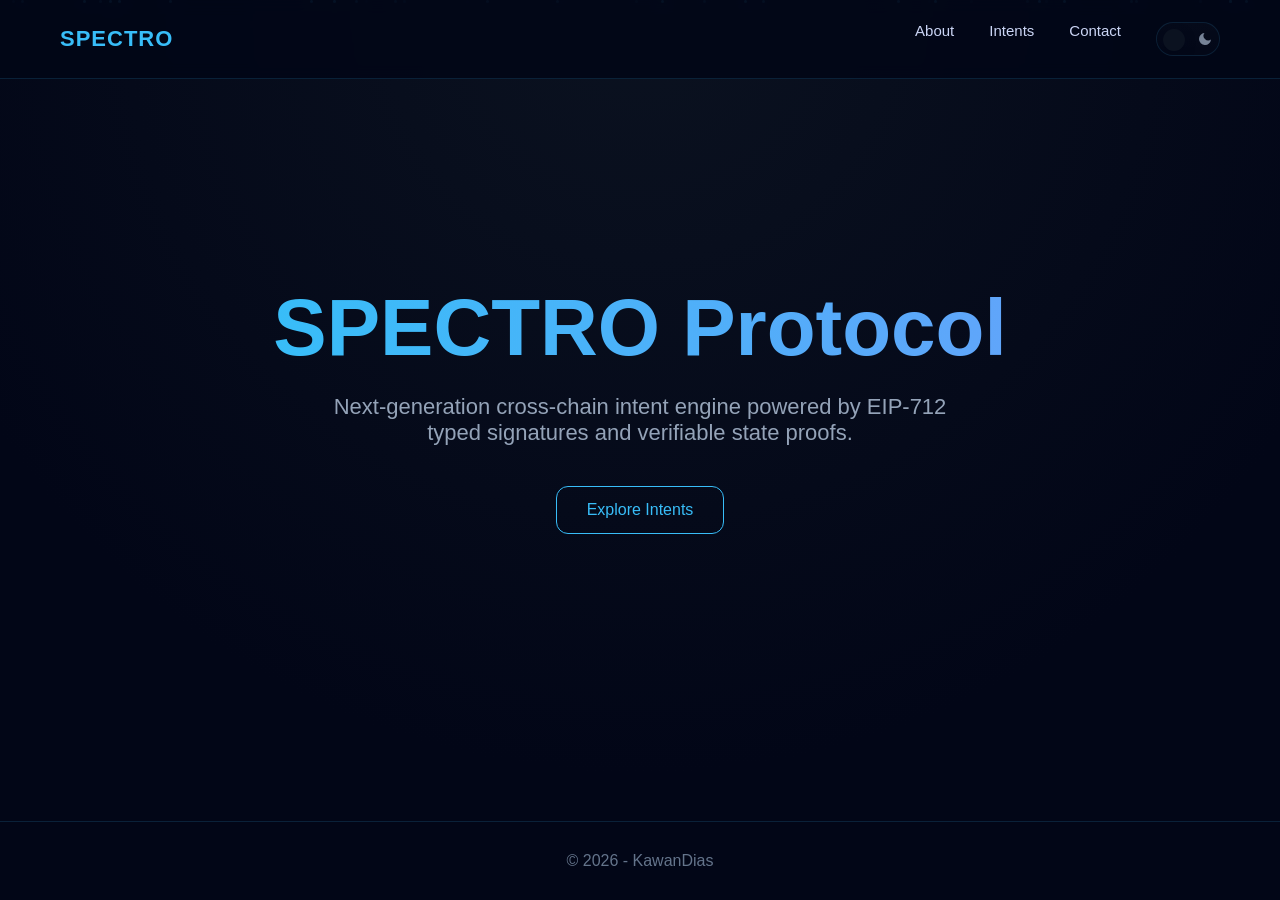
<file: index.html>
<!DOCTYPE html>
<html lang="pt-BR">

<head>
  <meta charset="UTF-8">
  <meta name="viewport" content="width=device-width, initial-scale=1.0">
  <title>SPECTRO PROTOCOL</title>

  <!-- CSS DO TEMA -->
  <link id="theme-stylesheet" rel="stylesheet" href="style.css">

  <style>
    .hero {
      height: 100vh;
      display: flex;
      justify-content: center;
      align-items: center;
      text-align: center;
      flex-direction: column;
      opacity: 0;
      transform: translateY(40px);
      transition: 1s ease;
    }

    .hero.show {
      opacity: 1;
      transform: translateY(0);
    }

    .hero h1 {
      font-size: 80px;
      line-height: 1.02;
      padding-bottom: 6px;
      background: linear-gradient(90deg, #38bdf8, #60a5fa, #38bdf8);
      background-size: 200%;
      -webkit-background-clip: text;
      background-clip: text;
      -webkit-text-fill-color: transparent;
      animation: glowText 6s linear infinite;
    }

    @keyframes glowText {
      0% {
        background-position: 0%
      }

      100% {
        background-position: 200%
      }
    }

    .hero p {
      margin-top: 20px;
      font-size: 22px;
      color: #94a3b8;
    }

    .cta {
      margin-top: 40px;
      padding: 14px 30px;
      border-radius: 12px;
      border: 1px solid #38bdf8;
      background: transparent;
      color: #38bdf8;
      font-size: 16px;
      cursor: pointer;
      transition: 0.3s;
    }

    .cta:hover {
      background: #38bdf8;
      color: #020617;
      box-shadow: 0 0 25px rgba(56, 189, 248, 0.4);
    }

    .particles {
      position: fixed;
      inset: 0;
      z-index: -1;
      overflow: hidden;
    }

    .dot {
      position: absolute;
      width: 3px;
      height: 3px;
      background: #38bdf8;
      border-radius: 50%;
      opacity: 0.3;
      animation: float 12s linear infinite;
    }

    @keyframes float {
      from {
        transform: translateY(100vh);
      }

      to {
        transform: translateY(-10vh);
      }
    }
  </style>
</head>

<body>

  <div class="particles" id="particles"></div>

  <header>
    <a href="index.html" class="logo">SPECTRO</a>

    <nav>
      <ul>
        <li><a href="about.html">About</a></li>
        <li><a href="content.html">Intents</a></li>
        <li><a href="contact.html">Contact</a></li>

        <!-- BOTÃO TEMA -->
        <li>
          <button id="theme-toggle" class="theme-toggle" aria-pressed="false" type="button">
            <svg class="icon icon-sun" viewBox="0 0 24 24">
              <circle cx="12" cy="12" r="4" />
            </svg>

            <svg class="icon icon-moon" viewBox="0 0 24 24">
              <path d="M21 12.79A9 9 0 1111.21 3 7 7 0 0021 12.79z" />
            </svg>

            <span class="visually-hidden">Alternar tema</span>
          </button>
        </li>
      </ul>
    </nav>
  </header>

  <section class="hero" id="hero">
    <h1>SPECTRO Protocol</h1>
    <p>Next-generation cross-chain intent engine powered by EIP-712 <br>typed signatures and verifiable state
      proofs.</br></p>

    <button class="cta" onclick="scrollToContent()">
      Explore Intents
    </button>
  </section>

  <footer>© 2026 - KawanDias</footer>

  <script>
    /* ANIMA HERO */
    window.addEventListener('load', () => {
      document.getElementById('hero').classList.add('show');
    });

    /* BOTÃO CTA */
    function scrollToContent() {
      window.location.href = "content.html";
    }

    /* PARTÍCULAS */
    const container = document.getElementById('particles');
    for (let i = 0; i < 40; i++) {
      const dot = document.createElement('div');
      dot.className = 'dot';
      dot.style.left = Math.random() * 100 + 'vw';
      dot.style.animationDuration = (8 + Math.random() * 8) + 's';
      dot.style.opacity = Math.random();
      container.appendChild(dot);
    }
  </script>

  <!-- THEME TOGGLE -->
  <script>
    (function () {
      const link = document.getElementById('theme-stylesheet');
      const btn = document.getElementById('theme-toggle');

      function applyTheme(file) {
        if (!link) return;

        link.setAttribute('href', file);
        localStorage.setItem('theme', file);

        const isLight = file === 'style.light.css';

        if (btn) {
          btn.classList.toggle('is-light', isLight);
          btn.setAttribute('aria-pressed', isLight);
        }
      }

      function toggleTheme() {
        if (!link) return;

        const current = link.getAttribute('href') || 'style.css';
        const next = current.includes('style.light.css')
          ? 'style.css'
          : 'style.light.css';

        applyTheme(next);
      }

      const saved = localStorage.getItem('theme');
      if (saved) applyTheme(saved);
      else applyTheme('style.css');

      if (btn) btn.addEventListener('click', toggleTheme);
    })();
  </script>

</body>

</html>
</file>
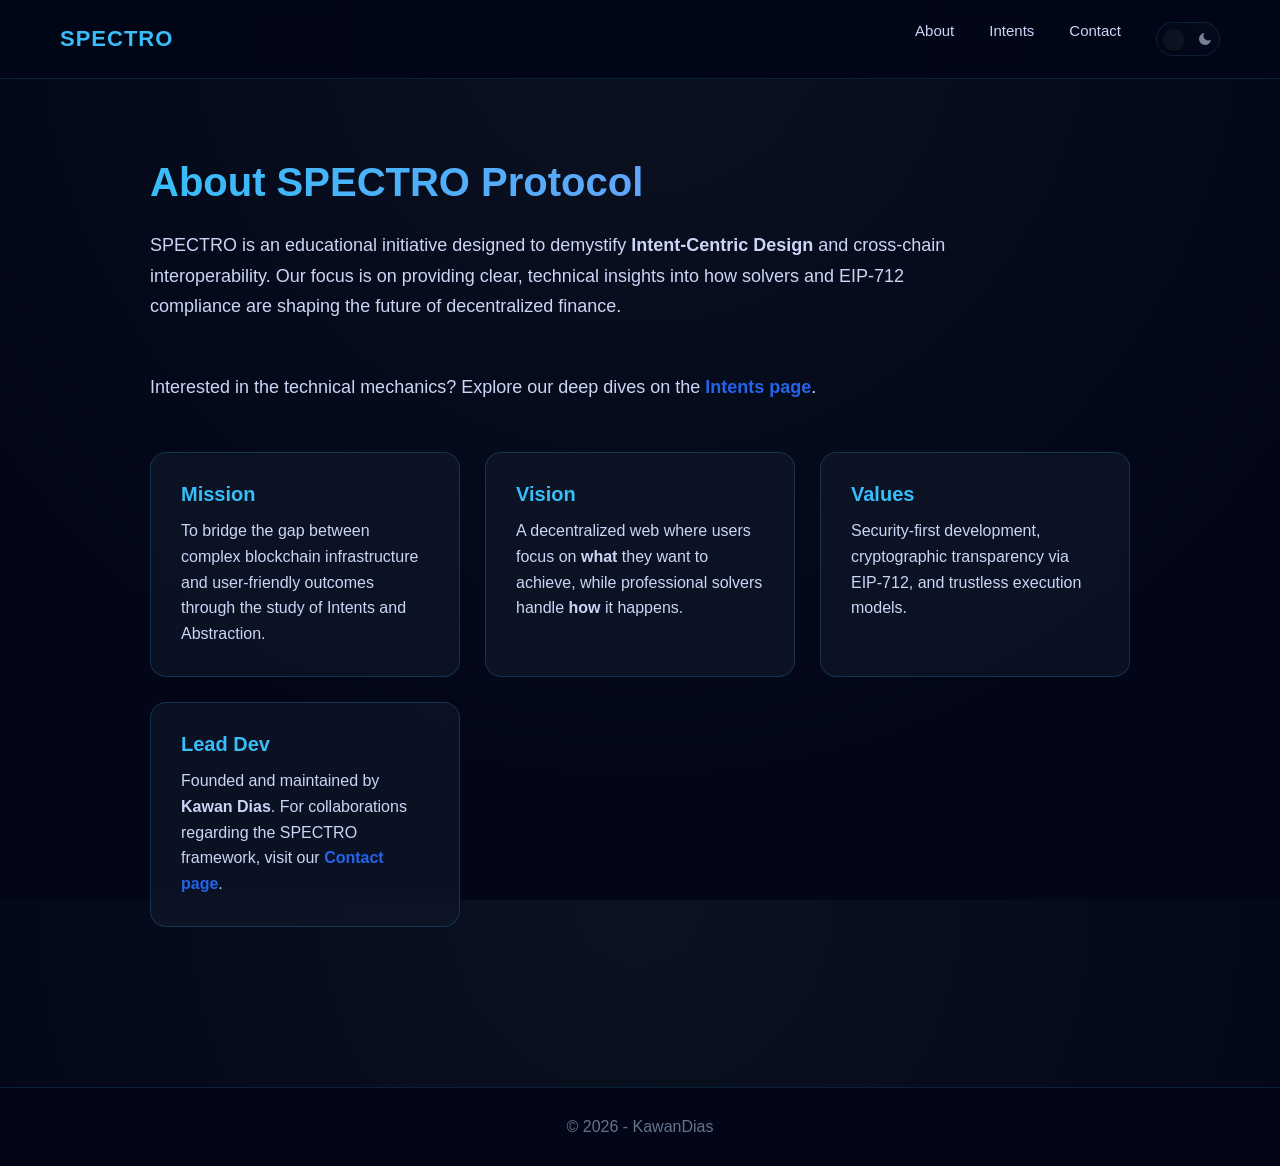
<file: about.html>
<!DOCTYPE html>
<html lang="en">

<head>
    <meta charset="UTF-8">
    <meta name="viewport" content="width=device-width, initial-scale=1.0">
    <title>About the Project</title>
    <link id="theme-stylesheet" rel="stylesheet" href="style.css">
</head>

<body>

    <header>
        <a href="index.html" class="logo">SPECTRO</a>

        <nav>
            <ul>
                <li><a href="about.html">About</a></li>
                <li><a href="content.html">Intents</a></li>
                <li><a href="contact.html">Contact</a></li>
                <li>
                    <button id="theme-toggle" class="theme-toggle" aria-pressed="false" title="Toggle theme"
                        type="button">
                        <svg class="icon icon-sun" viewBox="0 0 24 24" xmlns="http://www.w3.org/2000/svg"
                            aria-hidden="true">
                            <circle cx="12" cy="12" r="4" />
                        </svg>
                        <svg class="icon icon-moon" viewBox="0 0 24 24" xmlns="http://www.w3.org/2000/svg"
                            aria-hidden="true">
                            <path d="M21 12.79A9 9 0 1111.21 3 7 7 0 0021 12.79z" />
                        </svg>
                        <span class="visually-hidden">Toggle theme</span>
                    </button>
                </li>
            </ul>
        </nav>
    </header>

    <section class="section about" id="about">

        <h2 class="about-title">About SPECTRO Protocol</h2>

        <p class="about-desc">
            SPECTRO is an educational initiative designed to demystify <strong>Intent-Centric Design</strong> and cross-chain interoperability. Our focus is on providing clear, technical insights into how solvers and EIP-712 compliance are shaping the future of decentralized finance.
        </p>

        <p class="about-desc">Interested in the technical mechanics? Explore our deep dives on the <a
                href="content.html">Intents page</a>.</p>

        <div class="about-grid">

            <div class="about-card">
                <h3>Mission</h3>
                <p>To bridge the gap between complex blockchain infrastructure and user-friendly outcomes through the study of Intents and Abstraction.</p>
            </div>

            <div class="about-card">
                <h3>Vision</h3>
                <p>A decentralized web where users focus on <strong>what</strong> they want to achieve, while professional solvers handle <strong>how</strong> it happens.</p>
            </div>

            <div class="about-card">
                <h3>Values</h3>
                <p>Security-first development, cryptographic transparency via EIP-712, and trustless execution models.</p>
            </div>

            <div class="about-card">
                <h3>Lead Dev</h3>
                <p>Founded and maintained by <strong>Kawan Dias</strong>. For collaborations regarding the SPECTRO framework, visit our <a
                        href="contact.html">Contact page</a>.</p>
            </div>

        </div>
    </section>

    <footer>© 2026 - KawanDias</footer>

    <script>
        window.addEventListener("load", () => {
            const aboutSection = document.getElementById("about");
            if(aboutSection) aboutSection.classList.add("show");
        });

        (function () {
            const link = document.getElementById('theme-stylesheet');
            const btn = document.getElementById('theme-toggle');
            function updateButton(href) {
                if (!btn) return;
                const isLight = !!(href && href.includes('style.light.css'));
                btn.setAttribute('aria-pressed', isLight ? 'true' : 'false');
                btn.classList.toggle('is-light', isLight);
                btn.title = isLight ? 'Dark Mode' : 'Light Mode';
            }
            window.toggleTheme = function () {
                if (!link) return;
                const href = link.getAttribute('href') || 'style.css';
                const next = href.includes('style.light.css') ? 'style.css' : 'style.light.css';
                link.setAttribute('href', next);
                localStorage.setItem('theme', next);
                updateButton(next);
            };
            const saved = localStorage.getItem('theme');
            if (saved && link) link.setAttribute('href', saved);
            updateButton(link && link.getAttribute('href'));
            if (btn) btn.addEventListener('click', toggleTheme);
        })();
    </script>

</body>

</html>
</file>
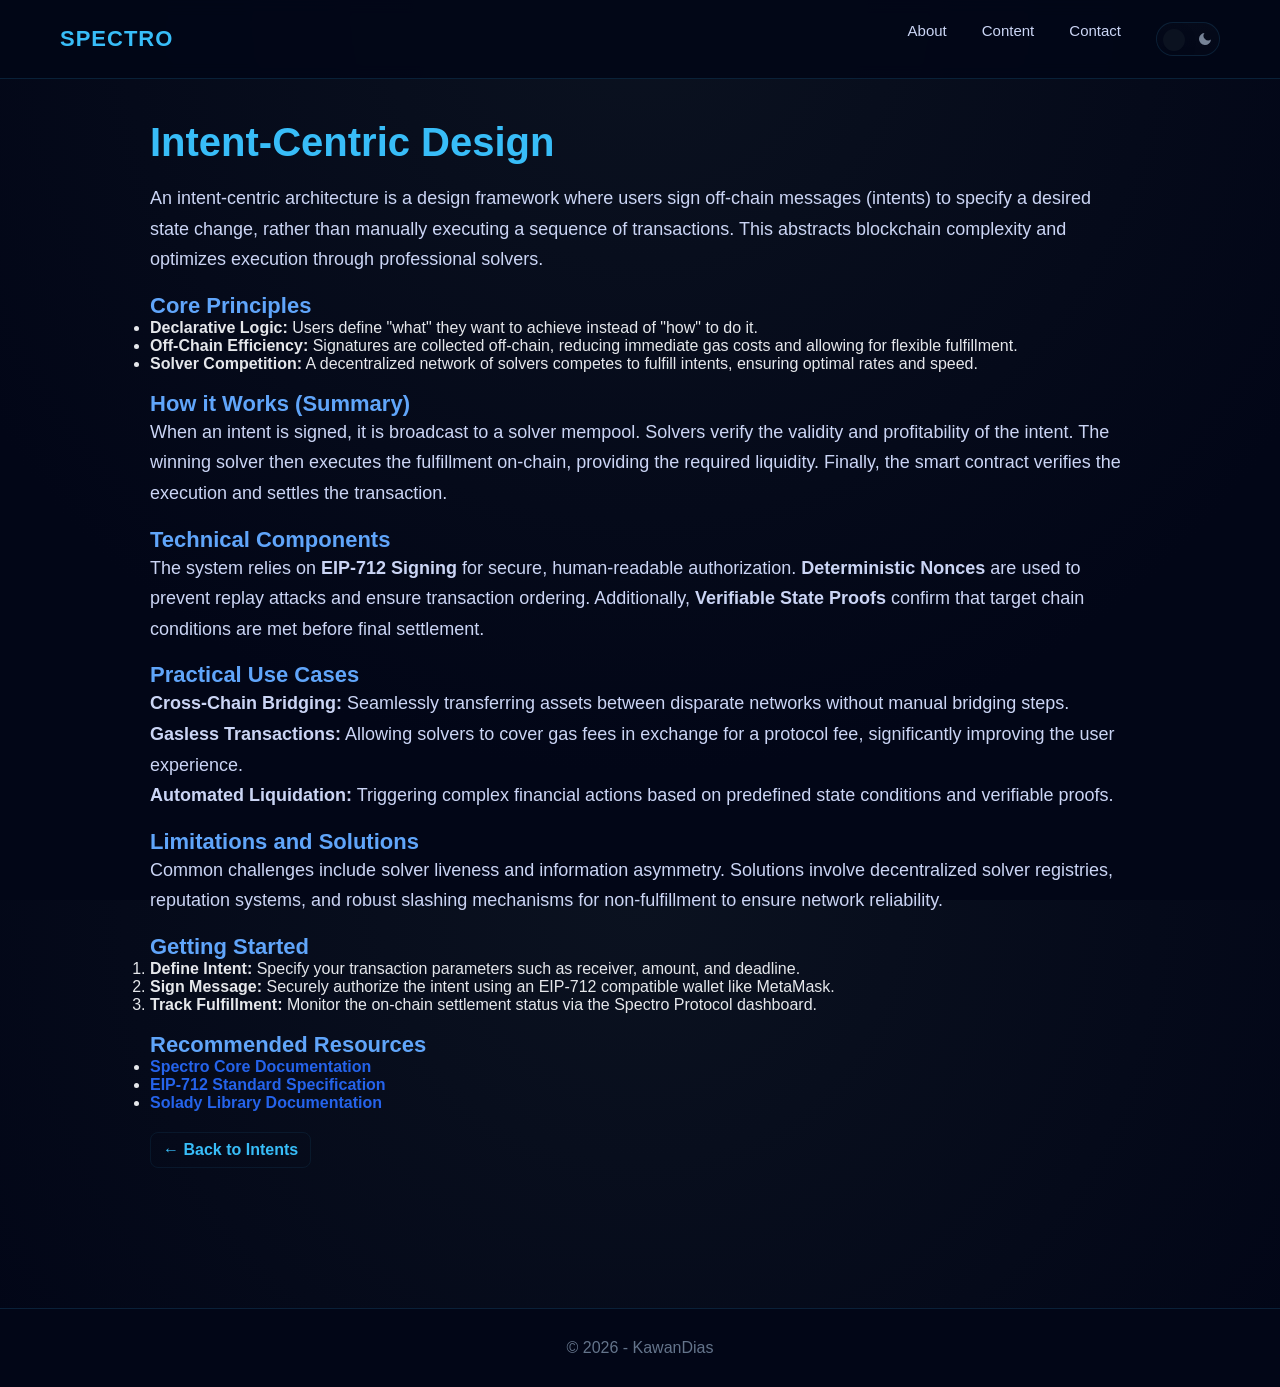
<file: architecture.html>
<!DOCTYPE html>
<html lang="en">

<head>
    <meta charset="UTF-8">
    <meta name="viewport" content="width=device-width, initial-scale=1.0">
    <title>Intent-Centric Architecture</title>
    <link id="theme-stylesheet" rel="stylesheet" href="style.css">
</head>

<body>
    <header>
        <a href="index.html" class="logo">SPECTRO</a>
        <nav>
            <ul>
                <li><a href="about.html">About</a></li>
                <li><a href="content.html">Content</a></li>
                <li><a href="contact.html">Contact</a></li>
                <li>
                    <button id="theme-toggle" class="theme-toggle" aria-pressed="false" title="Toggle theme"
                        type="button">
                        <svg class="icon icon-sun" viewBox="0 0 24 24" xmlns="http://www.w3.org/2000/svg"
                            aria-hidden="true">
                            <circle cx="12" cy="12" r="4" />
                        </svg>
                        <svg class="icon icon-moon" viewBox="0 0 24 24" xmlns="http://www.w3.org/2000/svg"
                            aria-hidden="true">
                            <path d="M21 12.79A9 9 0 1111.21 3 7 7 0 0021 12.79z" />
                        </svg>
                        <span class="visually-hidden">Toggle theme</span>
                    </button>
                </li>
            </ul>
        </nav>
    </header>

    <main>
        <h1>Intent-Centric Design</h1>

        <p>An intent-centric architecture is a design framework where users sign off-chain messages (intents) to specify
            a desired state change, rather than manually executing a sequence of transactions. This abstracts blockchain
            complexity and optimizes execution through professional solvers.</p>

        <h2>Core Principles</h2>
        <ul>
            <li><strong>Declarative Logic:</strong> Users define "what" they want to achieve instead of "how" to do it.
            </li>
            <li><strong>Off-Chain Efficiency:</strong> Signatures are collected off-chain, reducing immediate gas costs
                and allowing for flexible fulfillment.</li>
            <li><strong>Solver Competition:</strong> A decentralized network of solvers competes to fulfill intents,
                ensuring optimal rates and speed.</li>
        </ul>

        <h2>How it Works (Summary)</h2>
        <p>When an intent is signed, it is broadcast to a solver mempool. Solvers verify the validity and profitability
            of the intent. The winning solver then executes the fulfillment on-chain, providing the required liquidity.
            Finally, the smart contract verifies the execution and settles the transaction.</p>

        <h2>Technical Components</h2>
        <p>The system relies on <strong>EIP-712 Signing</strong> for secure, human-readable authorization.
            <strong>Deterministic Nonces</strong> are used to prevent replay attacks and ensure transaction ordering.
            Additionally, <strong>Verifiable State Proofs</strong> confirm that target chain conditions are met before
            final settlement.</p>

        <h2>Practical Use Cases</h2>
        <p><strong>Cross-Chain Bridging:</strong> Seamlessly transferring assets between disparate networks without
            manual bridging steps.</p>
        <p><strong>Gasless Transactions:</strong> Allowing solvers to cover gas fees in exchange for a protocol fee,
            significantly improving the user experience.</p>
        <p><strong>Automated Liquidation:</strong> Triggering complex financial actions based on predefined state
            conditions and verifiable proofs.</p>

        <h2>Limitations and Solutions</h2>
        <p>Common challenges include solver liveness and information asymmetry. Solutions involve decentralized solver
            registries, reputation systems, and robust slashing mechanisms for non-fulfillment to ensure network
            reliability.</p>

        <h2>Getting Started</h2>
        <ol>
            <li><strong>Define Intent:</strong> Specify your transaction parameters such as receiver, amount, and
                deadline.</li>
            <li><strong>Sign Message:</strong> Securely authorize the intent using an EIP-712 compatible wallet like
                MetaMask.</li>
            <li><strong>Track Fulfillment:</strong> Monitor the on-chain settlement status via the Spectro Protocol
                dashboard.</li>
        </ol>

        <h2>Recommended Resources</h2>
        <ul>
            <li><a href="#">Spectro Core Documentation</a></li>
            <li><a href="https://eips.ethereum.org/EIPS/eip-712">EIP-712 Standard Specification</a></li>
            <li><a href="https://github.com/Vectorized/solady">Solady Library Documentation</a></li>
        </ul>

        <a class="back" href="content.html">← Back to Intents</a>
    </main>

    <footer>© 2026 - KawanDias</footer>

    <script>
        // O script de tema permanece o mesmo para manter a funcionalidade
        (function () {
            const link = document.getElementById('theme-stylesheet');
            const btn = document.getElementById('theme-toggle');
            function updateButton(href) {
                if (!btn) return;
                const isLight = !!(href && href.includes('style.light.css'));
                btn.setAttribute('aria-pressed', isLight ? 'true' : 'false');
                btn.classList.toggle('is-light', isLight);
                btn.title = isLight ? 'Dark Mode' : 'Light Mode';
            }
            window.toggleTheme = function () {
                if (!link) return;
                const href = link.getAttribute('href') || 'style.css';
                const next = href.includes('style.light.css') ? 'style.css' : 'style.light.css';
                link.setAttribute('href', next);
                localStorage.setItem('theme', next);
                updateButton(next);
            };
            const saved = localStorage.getItem('theme');
            if (saved && link) link.setAttribute('href', saved);
            updateButton(link && link.getAttribute('href'));
            if (btn) btn.addEventListener('click', toggleTheme);
        })();
    </script>
</body>

</html>
</file>
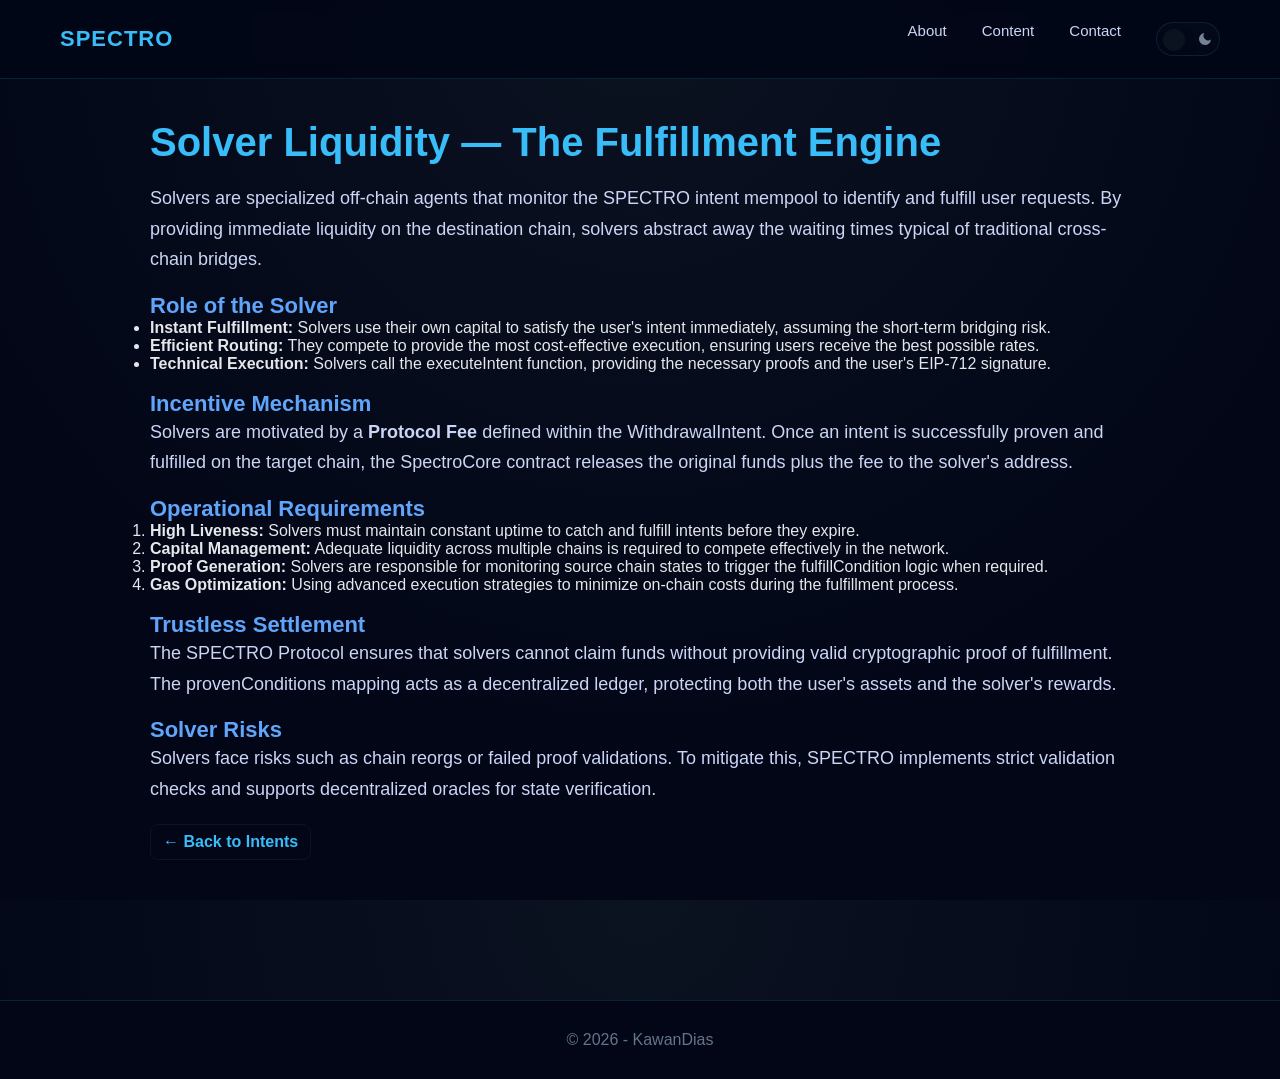
<file: compliance.html>
<!DOCTYPE html>
<html lang="en">

<head>
    <meta charset="UTF-8">
    <meta name="viewport" content="width=device-width, initial-scale=1.0">
    <title>Solver Liquidity</title>
    <link id="theme-stylesheet" rel="stylesheet" href="style.css">
</head>

<body>
    <header>
        <a href="index.html" class="logo">SPECTRO</a>
        <nav>
            <ul>
                <li><a href="about.html">About</a></li>
                <li><a href="content.html">Content</a></li>
                <li><a href="contact.html">Contact</a></li>
                <li>
                    <button id="theme-toggle" class="theme-toggle" aria-pressed="false" title="Toggle theme"
                        type="button">
                        <svg class="icon icon-sun" viewBox="0 0 24 24" xmlns="http://www.w3.org/2000/svg"
                            aria-hidden="true">
                            <circle cx="12" cy="12" r="4" />
                        </svg>
                        <svg class="icon icon-moon" viewBox="0 0 24 24" xmlns="http://www.w3.org/2000/svg"
                            aria-hidden="true">
                            <path d="M21 12.79A9 9 0 1111.21 3 7 7 0 0021 12.79z" />
                        </svg>
                        <span class="visually-hidden">Toggle theme</span>
                    </button>
                </li>
            </ul>
        </nav>
    </header>

    <main>
        <h1>Solver Liquidity — The Fulfillment Engine</h1>

        <p>Solvers are specialized off-chain agents that monitor the SPECTRO intent mempool to identify and fulfill user
            requests. By providing immediate liquidity on the destination chain, solvers abstract away the waiting times
            typical of traditional cross-chain bridges.</p>

        <h2>Role of the Solver</h2>
        <ul>
            <li><strong>Instant Fulfillment:</strong> Solvers use their own capital to satisfy the user's intent
                immediately, assuming the short-term bridging risk.</li>
            <li><strong>Efficient Routing:</strong> They compete to provide the most cost-effective execution, ensuring
                users receive the best possible rates.</li>
            <li><strong>Technical Execution:</strong> Solvers call the <code>executeIntent</code> function, providing
                the necessary proofs and the user's EIP-712 signature.</li>
        </ul>

        <h2>Incentive Mechanism</h2>
        <p>Solvers are motivated by a <strong>Protocol Fee</strong> defined within the <code>WithdrawalIntent</code>.
            Once an intent is successfully proven and fulfilled on the target chain, the <code>SpectroCore</code>
            contract releases the original funds plus the fee to the solver's address.</p>

        <h2>Operational Requirements</h2>
        <ol>
            <li><strong>High Liveness:</strong> Solvers must maintain constant uptime to catch and fulfill intents
                before they expire.</li>
            <li><strong>Capital Management:</strong> Adequate liquidity across multiple chains is required to compete
                effectively in the network.</li>
            <li><strong>Proof Generation:</strong> Solvers are responsible for monitoring source chain states to trigger
                the <code>fulfillCondition</code> logic when required.</li>
            <li><strong>Gas Optimization:</strong> Using advanced execution strategies to minimize on-chain costs during
                the fulfillment process.</li>
        </ol>

        <h2>Trustless Settlement</h2>
        <p>The SPECTRO Protocol ensures that solvers cannot claim funds without providing valid cryptographic proof of
            fulfillment. The <code>provenConditions</code> mapping acts as a decentralized ledger, protecting both the
            user's assets and the solver's rewards.</p>

        <h2>Solver Risks</h2>
        <p>Solvers face risks such as chain reorgs or failed proof validations. To mitigate this, SPECTRO implements
            strict validation checks and supports decentralized oracles for state verification.</p>

        <a class="back" href="content.html">← Back to Intents</a>
    </main>

    <footer>© 2026 - KawanDias</footer>

    <script>
        (function () {
            const link = document.getElementById('theme-stylesheet');
            const btn = document.getElementById('theme-toggle');
            function updateButton(href) {
                if (!btn) return;
                const isLight = !!(href && href.includes('style.light.css'));
                btn.setAttribute('aria-pressed', isLight ? 'true' : 'false');
                btn.classList.toggle('is-light', isLight);
                btn.title = isLight ? 'Dark Mode' : 'Light Mode';
            }
            window.toggleTheme = function () {
                if (!link) return;
                const href = link.getAttribute('href') || 'style.css';
                const next = href.includes('style.light.css') ? 'style.css' : 'style.light.css';
                link.setAttribute('href', next);
                localStorage.setItem('theme', next);
                updateButton(next);
            };
            const saved = localStorage.getItem('theme');
            if (saved && link) link.setAttribute('href', saved);
            updateButton(link && link.getAttribute('href'));
            if (btn) btn.addEventListener('click', toggleTheme);
        })();
    </script>
</body>

</html>
</file>
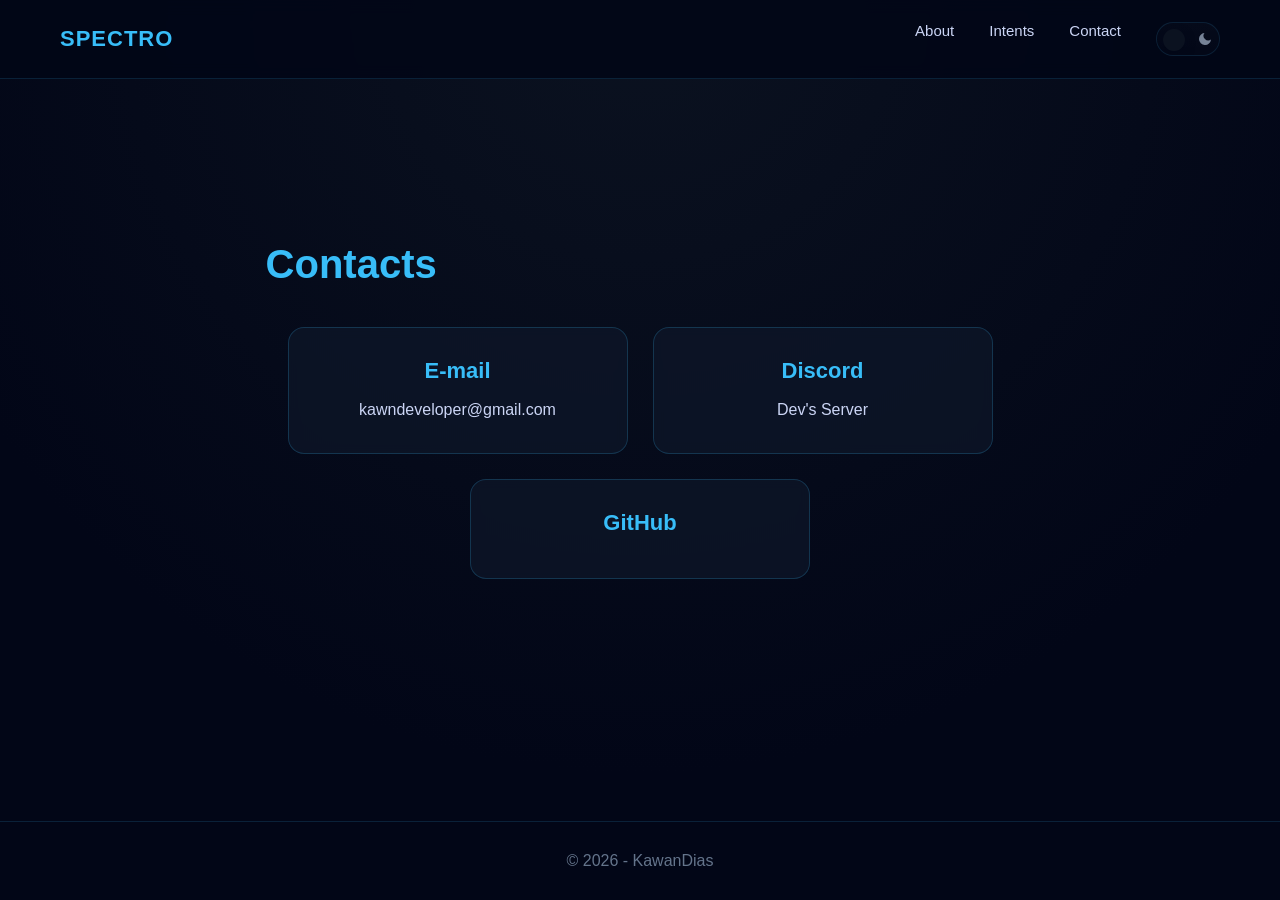
<file: contact.html>
<!DOCTYPE html>
<html lang="pt-BR">

<head>
    <meta charset="UTF-8">
    <meta name="viewport" content="width=device-width, initial-scale=1.0">
    <title>Contact</title>

    <!-- CSS DO TEMA -->
    <link id="theme-stylesheet" rel="stylesheet" href="style.css">
</head>

<body>

    <header>
        <a href="index.html" class="logo">SPECTRO</a>

        <nav>
            <ul>
                <li><a href="about.html">About</a></li>
                <li><a href="content.html">Intents</a></li>
                <li><a href="contact.html">Contact</a></li>

                <!-- BOTÃO TEMA -->
                <li>
                    <button id="theme-toggle" class="theme-toggle" type="button" aria-pressed="false">
                        <svg class="icon icon-sun" viewBox="0 0 24 24">
                            <circle cx="12" cy="12" r="4" />
                        </svg>

                        <svg class="icon icon-moon" viewBox="0 0 24 24">
                            <path d="M21 12.79A9 9 0 1111.21 3 7 7 0 0021 12.79z" />
                        </svg>

                        <span class="visually-hidden">Alternar tema</span>
                    </button>
                </li>
            </ul>
        </nav>
    </header>

    <section class="section contact" id="contact">
        <h2>Contacts</h2>

        <div class="contact-grid">

            <div class="contact-card">
                <h3>E-mail</h3>
                <p>kawndeveloper@gmail.com</p>
            </div>

            <div class="contact-card">
                <h3>Discord</h3>
                <p>Dev's Server</p>
            </div>

            <div class="contact-card">
                <h3><a href="https://github.com/KawanDias">GitHub</a></h3>
            </div>

        </div>
    </section>

    <footer>© 2026 - KawanDias</footer>

    <!-- ANIMAÇÃO ENTRADA -->
    <script>
        window.addEventListener("load", () => {
            document.getElementById("contact").classList.add("show");
        });
    </script>

    <!-- THEME TOGGLE -->
    <script>
        (function () {
            const link = document.getElementById('theme-stylesheet');
            const btn = document.getElementById('theme-toggle');

            function applyTheme(file) {
                if (!link) return;

                link.setAttribute('href', file);
                localStorage.setItem('theme', file);

                const isLight = file === 'style.light.css';

                if (btn) {
                    btn.classList.toggle('is-light', isLight);
                    btn.setAttribute('aria-pressed', isLight);
                }
            }

            function toggleTheme() {
                if (!link) return;

                const current = link.getAttribute('href') || 'style.css';
                const next =
                    current.includes('style.light.css')
                        ? 'style.css'
                        : 'style.light.css';

                applyTheme(next);
            }

            // carregar tema salvo
            const saved = localStorage.getItem('theme');
            if (saved) applyTheme(saved);
            else applyTheme('style.css');

            // clique botão
            if (btn) btn.addEventListener('click', toggleTheme);
        })();
    </script>

</body>

</html>
</file>
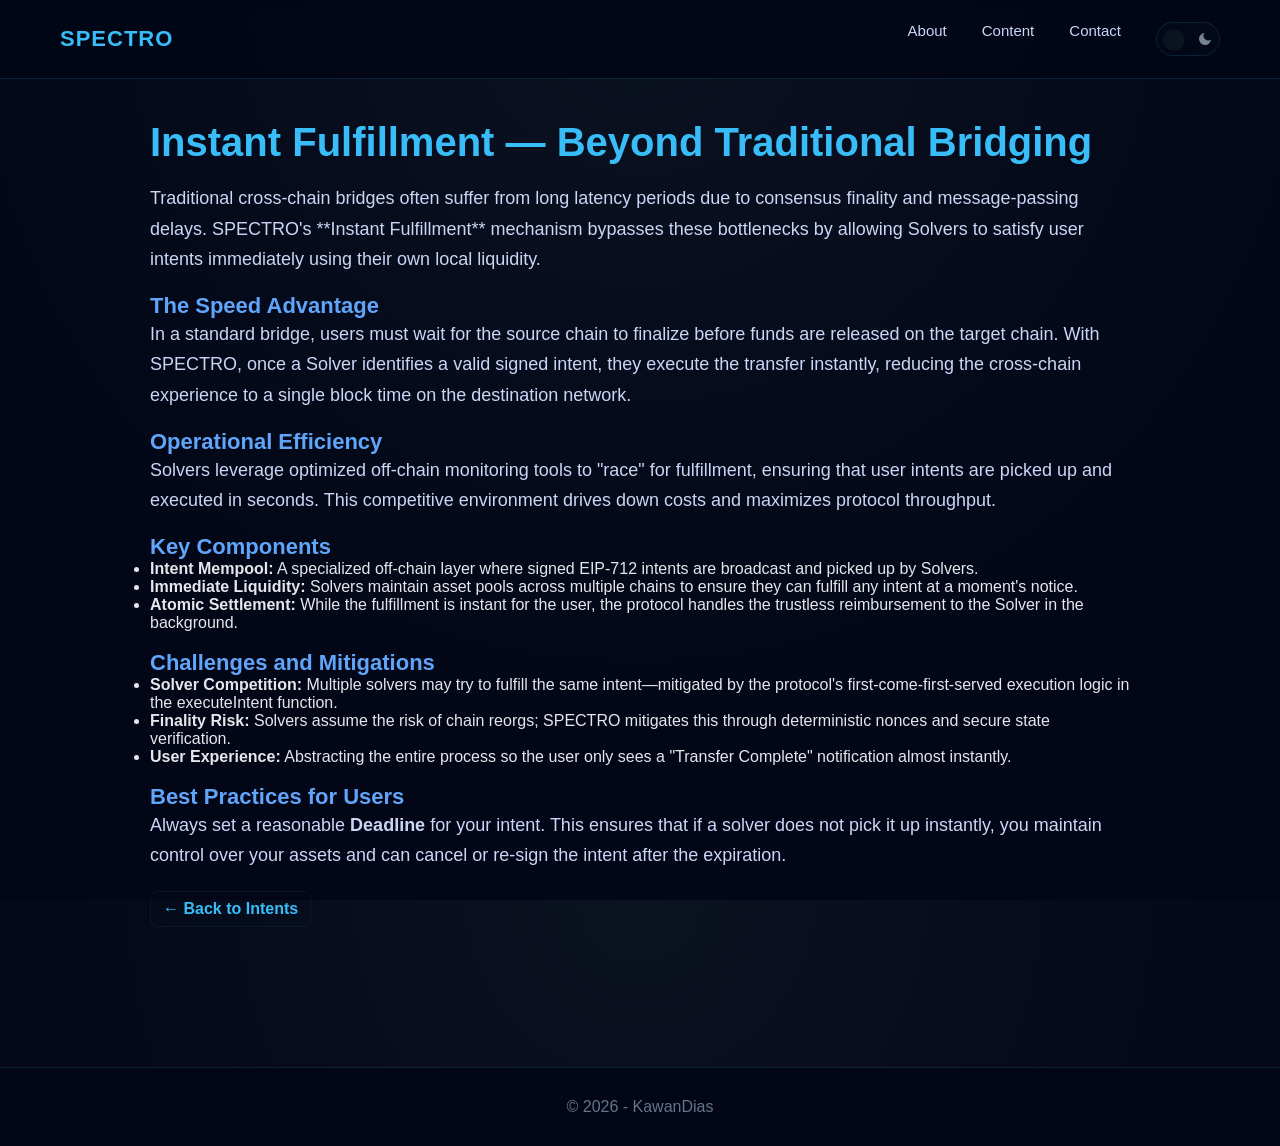
<file: fulfillment.html>
<!DOCTYPE html>
<html lang="en">

<head>
    <meta charset="UTF-8">
    <meta name="viewport" content="width=device-width, initial-scale=1.0">
    <title>Instant Fulfillment</title>
    <link id="theme-stylesheet" rel="stylesheet" href="style.css">
</head>

<body>
    <header>
        <a href="index.html" class="logo">SPECTRO</a>
        <nav>
            <ul>
                <li><a href="about.html">About</a></li>
                <li><a href="content.html">Content</a></li>
                <li><a href="contact.html">Contact</a></li>
                <li>
                    <button id="theme-toggle" class="theme-toggle" aria-pressed="false" title="Toggle theme"
                        type="button">
                        <svg class="icon icon-sun" viewBox="0 0 24 24" xmlns="http://www.w3.org/2000/svg"
                            aria-hidden="true">
                            <circle cx="12" cy="12" r="4" />
                        </svg>
                        <svg class="icon icon-moon" viewBox="0 0 24 24" xmlns="http://www.w3.org/2000/svg"
                            aria-hidden="true">
                            <path d="M21 12.79A9 9 0 1111.21 3 7 7 0 0021 12.79z" />
                        </svg>
                        <span class="visually-hidden">Toggle theme</span>
                    </button>
                </li>
            </ul>
        </nav>
    </header>

    <main>
        <h1>Instant Fulfillment — Beyond Traditional Bridging</h1>

        <p>Traditional cross-chain bridges often suffer from long latency periods due to consensus finality and
            message-passing delays. SPECTRO's **Instant Fulfillment** mechanism bypasses these bottlenecks by allowing
            Solvers to satisfy user intents immediately using their own local liquidity.</p>

        <h2>The Speed Advantage</h2>
        <p>In a standard bridge, users must wait for the source chain to finalize before funds are released on the
            target chain. With SPECTRO, once a Solver identifies a valid signed intent, they execute the transfer
            instantly, reducing the cross-chain experience to a single block time on the destination network.</p>

        <h2>Operational Efficiency</h2>
        <p>Solvers leverage optimized off-chain monitoring tools to "race" for fulfillment, ensuring that user intents
            are picked up and executed in seconds. This competitive environment drives down costs and maximizes protocol
            throughput.</p>

        <h2>Key Components</h2>
        <ul>
            <li><strong>Intent Mempool:</strong> A specialized off-chain layer where signed EIP-712 intents are
                broadcast and picked up by Solvers.</li>
            <li><strong>Immediate Liquidity:</strong> Solvers maintain asset pools across multiple chains to ensure they
                can fulfill any intent at a moment's notice.</li>
            <li><strong>Atomic Settlement:</strong> While the fulfillment is instant for the user, the protocol handles
                the trustless reimbursement to the Solver in the background.</li>
        </ul>

        <h2>Challenges and Mitigations</h2>
        <ul>
            <li><strong>Solver Competition:</strong> Multiple solvers may try to fulfill the same intent—mitigated by
                the protocol's first-come-first-served execution logic in the <code>executeIntent</code> function.</li>
            <li><strong>Finality Risk:</strong> Solvers assume the risk of chain reorgs; SPECTRO mitigates this through
                deterministic nonces and secure state verification.</li>
            <li><strong>User Experience:</strong> Abstracting the entire process so the user only sees a "Transfer
                Complete" notification almost instantly.</li>
        </ul>

        <h2>Best Practices for Users</h2>
        <p>Always set a reasonable <strong>Deadline</strong> for your intent. This ensures that if a solver does not
            pick it up instantly, you maintain control over your assets and can cancel or re-sign the intent after the
            expiration.</p>

        <a class="back" href="content.html">← Back to Intents</a>
    </main>

    <footer>© 2026 - KawanDias</footer>

    <script>
        (function () {
            const link = document.getElementById('theme-stylesheet');
            const btn = document.getElementById('theme-toggle');
            function updateButton(href) {
                if (!btn) return;
                const isLight = !!(href && href.includes('style.light.css'));
                btn.setAttribute('aria-pressed', isLight ? 'true' : 'false');
                btn.classList.toggle('is-light', isLight);
                btn.title = isLight ? 'Dark Mode' : 'Light Mode';
            }
            window.toggleTheme = function () {
                if (!link) return;
                const href = link.getAttribute('href') || 'style.css';
                const next = href.includes('style.light.css') ? 'style.css' : 'style.light.css';
                link.setAttribute('href', next);
                localStorage.setItem('theme', next);
                updateButton(next);
            };
            const saved = localStorage.getItem('theme');
            if (saved && link) link.setAttribute('href', saved);
            updateButton(link && link.getAttribute('href'));
            if (btn) btn.addEventListener('click', toggleTheme);
        })();
    </script>
</body>

</html>
</file>
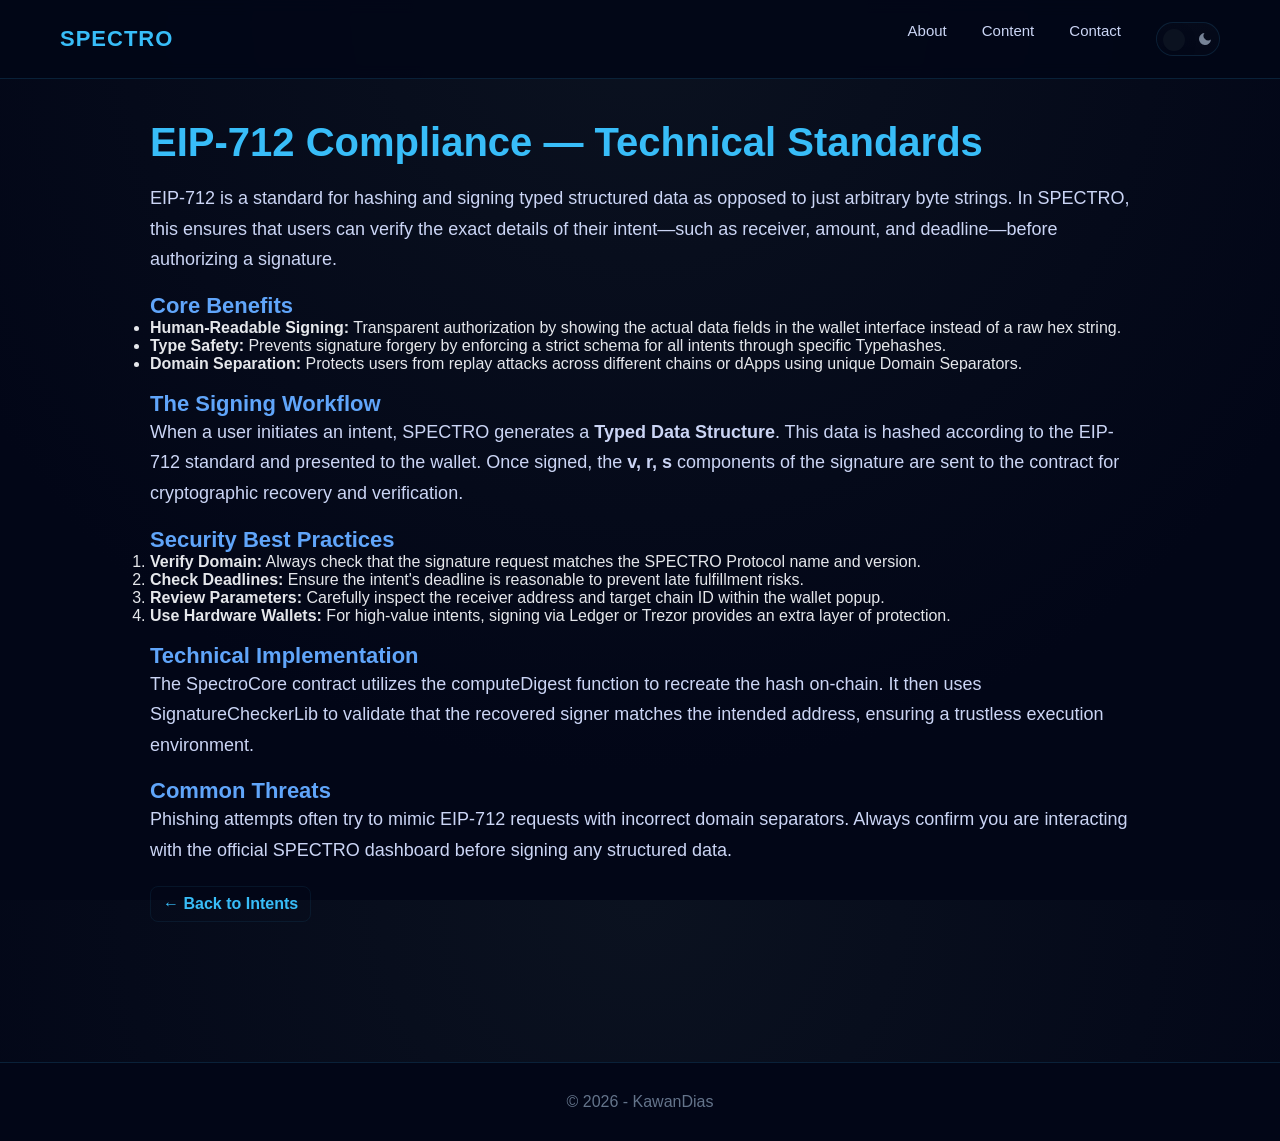
<file: liquidity.html>
<!DOCTYPE html>
<html lang="en">

<head>
    <meta charset="UTF-8">
    <meta name="viewport" content="width=device-width, initial-scale=1.0">
    <title>EIP-712 Compliance</title>
    <link id="theme-stylesheet" rel="stylesheet" href="style.css">
</head>

<body>
    <header>
        <a href="index.html" class="logo">SPECTRO</a>
        <nav>
            <ul>
                <li><a href="about.html">About</a></li>
                <li><a href="content.html">Content</a></li>
                <li><a href="contact.html">Contact</a></li>
                <li>
                    <button id="theme-toggle" class="theme-toggle" aria-pressed="false" title="Toggle theme"
                        type="button">
                        <svg class="icon icon-sun" viewBox="0 0 24 24" xmlns="http://www.w3.org/2000/svg"
                            aria-hidden="true">
                            <circle cx="12" cy="12" r="4" />
                        </svg>
                        <svg class="icon icon-moon" viewBox="0 0 24 24" xmlns="http://www.w3.org/2000/svg"
                            aria-hidden="true">
                            <path d="M21 12.79A9 9 0 1111.21 3 7 7 0 0021 12.79z" />
                        </svg>
                        <span class="visually-hidden">Toggle theme</span>
                    </button>
                </li>
            </ul>
        </nav>
    </header>

    <main>
        <h1>EIP-712 Compliance — Technical Standards</h1>

        <p>EIP-712 is a standard for hashing and signing typed structured data as opposed to just arbitrary byte
            strings. In SPECTRO, this ensures that users can verify the exact details of their intent—such as receiver,
            amount, and deadline—before authorizing a signature.</p>

        <h2>Core Benefits</h2>
        <ul>
            <li><strong>Human-Readable Signing:</strong> Transparent authorization by showing the actual data fields in
                the wallet interface instead of a raw hex string.</li>
            <li><strong>Type Safety:</strong> Prevents signature forgery by enforcing a strict schema for all intents
                through specific Typehashes.</li>
            <li><strong>Domain Separation:</strong> Protects users from replay attacks across different chains or dApps
                using unique Domain Separators.</li>
        </ul>

        <h2>The Signing Workflow</h2>
        <p>When a user initiates an intent, SPECTRO generates a <strong>Typed Data Structure</strong>. This data is
            hashed according to the EIP-712 standard and presented to the wallet. Once signed, the <strong>v, r,
                s</strong> components of the signature are sent to the contract for cryptographic recovery and
            verification.</p>

        <h2>Security Best Practices</h2>
        <ol>
            <li><strong>Verify Domain:</strong> Always check that the signature request matches the SPECTRO Protocol
                name and version.</li>
            <li><strong>Check Deadlines:</strong> Ensure the intent's deadline is reasonable to prevent late fulfillment
                risks.</li>
            <li><strong>Review Parameters:</strong> Carefully inspect the receiver address and target chain ID within
                the wallet popup.</li>
            <li><strong>Use Hardware Wallets:</strong> For high-value intents, signing via Ledger or Trezor provides an
                extra layer of protection.</li>
        </ol>

        <h2>Technical Implementation</h2>
        <p>The <code>SpectroCore</code> contract utilizes the <code>computeDigest</code> function to recreate the hash
            on-chain. It then uses <code>SignatureCheckerLib</code> to validate that the recovered signer matches the
            intended address, ensuring a trustless execution environment.</p>

        <h2>Common Threats</h2>
        <p>Phishing attempts often try to mimic EIP-712 requests with incorrect domain separators. Always confirm you
            are interacting with the official SPECTRO dashboard before signing any structured data.</p>

        <a class="back" href="content.html">← Back to Intents</a>
    </main>

    <footer>© 2026 - KawanDias</footer>

    <script>
        (function () {
            const link = document.getElementById('theme-stylesheet');
            const btn = document.getElementById('theme-toggle');
            function updateButton(href) {
                if (!btn) return;
                const isLight = !!(href && href.includes('style.light.css'));
                btn.setAttribute('aria-pressed', isLight ? 'true' : 'false');
                btn.classList.toggle('is-light', isLight);
                btn.title = isLight ? 'Dark Mode' : 'Light Mode';
            }
            window.toggleTheme = function () {
                if (!link) return;
                const href = link.getAttribute('href') || 'style.css';
                const next = href.includes('style.light.css') ? 'style.css' : 'style.light.css';
                link.setAttribute('href', next);
                localStorage.setItem('theme', next);
                updateButton(next);
            };
            const saved = localStorage.getItem('theme');
            if (saved && link) link.setAttribute('href', saved);
            updateButton(link && link.getAttribute('href'));
            if (btn) btn.addEventListener('click', toggleTheme);
        })();
    </script>
</body>

</html>
</file>
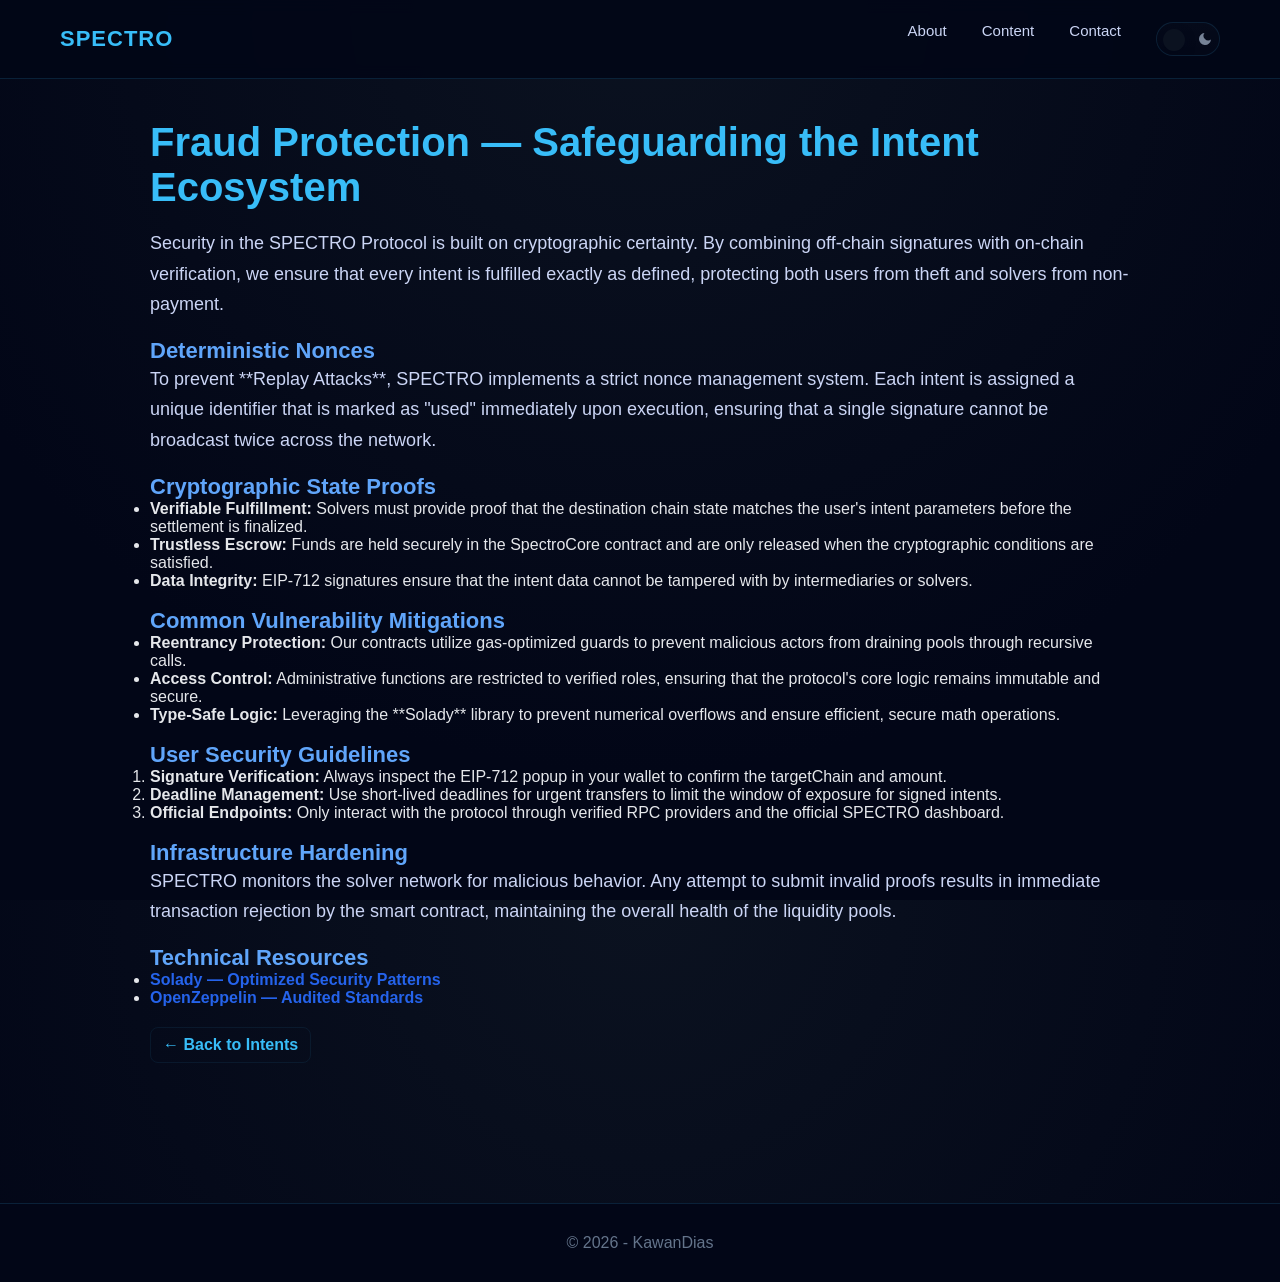
<file: protection.html>
<!DOCTYPE html>
<html lang="en">

<head>
    <meta charset="UTF-8">
    <meta name="viewport" content="width=device-width, initial-scale=1.0">
    <title>Fraud Protection</title>
    <link id="theme-stylesheet" rel="stylesheet" href="style.css">
</head>

<body>
    <header>
        <a href="index.html" class="logo">SPECTRO</a>
        <nav>
            <ul>
                <li><a href="about.html">About</a></li>
                <li><a href="content.html">Content</a></li>
                <li><a href="contact.html">Contact</a></li>
                <li>
                    <button id="theme-toggle" class="theme-toggle" aria-pressed="false" title="Toggle theme"
                        type="button">
                        <svg class="icon icon-sun" viewBox="0 0 24 24" xmlns="http://www.w3.org/2000/svg"
                            aria-hidden="true">
                            <circle cx="12" cy="12" r="4" />
                        </svg>
                        <svg class="icon icon-moon" viewBox="0 0 24 24" xmlns="http://www.w3.org/2000/svg"
                            aria-hidden="true">
                            <path d="M21 12.79A9 9 0 1111.21 3 7 7 0 0021 12.79z" />
                        </svg>
                        <span class="visually-hidden">Toggle theme</span>
                    </button>
                </li>
            </ul>
        </nav>
    </header>

    <main>
        <h1>Fraud Protection — Safeguarding the Intent Ecosystem</h1>

        <p>Security in the SPECTRO Protocol is built on cryptographic certainty. By combining off-chain signatures with
            on-chain verification, we ensure that every intent is fulfilled exactly as defined, protecting both users
            from theft and solvers from non-payment.</p>

        <h2>Deterministic Nonces</h2>
        <p>To prevent **Replay Attacks**, SPECTRO implements a strict nonce management system. Each intent is assigned a
            unique identifier that is marked as "used" immediately upon execution, ensuring that a single signature
            cannot be broadcast twice across the network.</p>

        <h2>Cryptographic State Proofs</h2>
        <ul>
            <li><strong>Verifiable Fulfillment:</strong> Solvers must provide proof that the destination chain state
                matches the user's intent parameters before the settlement is finalized.</li>
            <li><strong>Trustless Escrow:</strong> Funds are held securely in the <code>SpectroCore</code> contract and
                are only released when the cryptographic conditions are satisfied.</li>
            <li><strong>Data Integrity:</strong> EIP-712 signatures ensure that the intent data cannot be tampered with
                by intermediaries or solvers.</li>
        </ul>

        <h2>Common Vulnerability Mitigations</h2>
        <ul>
            <li><strong>Reentrancy Protection:</strong> Our contracts utilize gas-optimized guards to prevent malicious
                actors from draining pools through recursive calls.</li>
            <li><strong>Access Control:</strong> Administrative functions are restricted to verified roles, ensuring
                that the protocol's core logic remains immutable and secure.</li>
            <li><strong>Type-Safe Logic:</strong> Leveraging the **Solady** library to prevent numerical overflows and
                ensure efficient, secure math operations.</li>
        </ul>

        <h2>User Security Guidelines</h2>
        <ol>
            <li><strong>Signature Verification:</strong> Always inspect the EIP-712 popup in your wallet to confirm the
                <code>targetChain</code> and <code>amount</code>.</li>
            <li><strong>Deadline Management:</strong> Use short-lived deadlines for urgent transfers to limit the window
                of exposure for signed intents.</li>
            <li><strong>Official Endpoints:</strong> Only interact with the protocol through verified RPC providers and
                the official SPECTRO dashboard.</li>
        </ol>

        <h2>Infrastructure Hardening</h2>
        <p>SPECTRO monitors the solver network for malicious behavior. Any attempt to submit invalid proofs results in
            immediate transaction rejection by the smart contract, maintaining the overall health of the liquidity
            pools.</p>

        <h2>Technical Resources</h2>
        <ul>
            <li><a href="https://github.com/Vectorized/solady">Solady — Optimized Security Patterns</a></li>
            <li><a href="https://openzeppelin.com/contracts/">OpenZeppelin — Audited Standards</a></li>
        </ul>

        <a class="back" href="content.html">← Back to Intents</a>
    </main>

    <footer>© 2026 - KawanDias</footer>

    <script>
        (function () {
            const link = document.getElementById('theme-stylesheet');
            const btn = document.getElementById('theme-toggle');
            function updateButton(href) {
                if (!btn) return;
                const isLight = !!(href && href.includes('style.light.css'));
                btn.setAttribute('aria-pressed', isLight ? 'true' : 'false');
                btn.classList.toggle('is-light', isLight);
                btn.title = isLight ? 'Dark Mode' : 'Light Mode';
            }
            window.toggleTheme = function () {
                if (!link) return;
                const href = link.getAttribute('href') || 'style.css';
                const next = href.includes('style.light.css') ? 'style.css' : 'style.light.css';
                link.setAttribute('href', next);
                localStorage.setItem('theme', next);
                updateButton(next);
            };
            const saved = localStorage.getItem('theme');
            if (saved && link) link.setAttribute('href', saved);
            updateButton(link && link.getAttribute('href'));
            if (btn) btn.addEventListener('click', toggleTheme);
        })();
    </script>
</body>

</html>
</file>
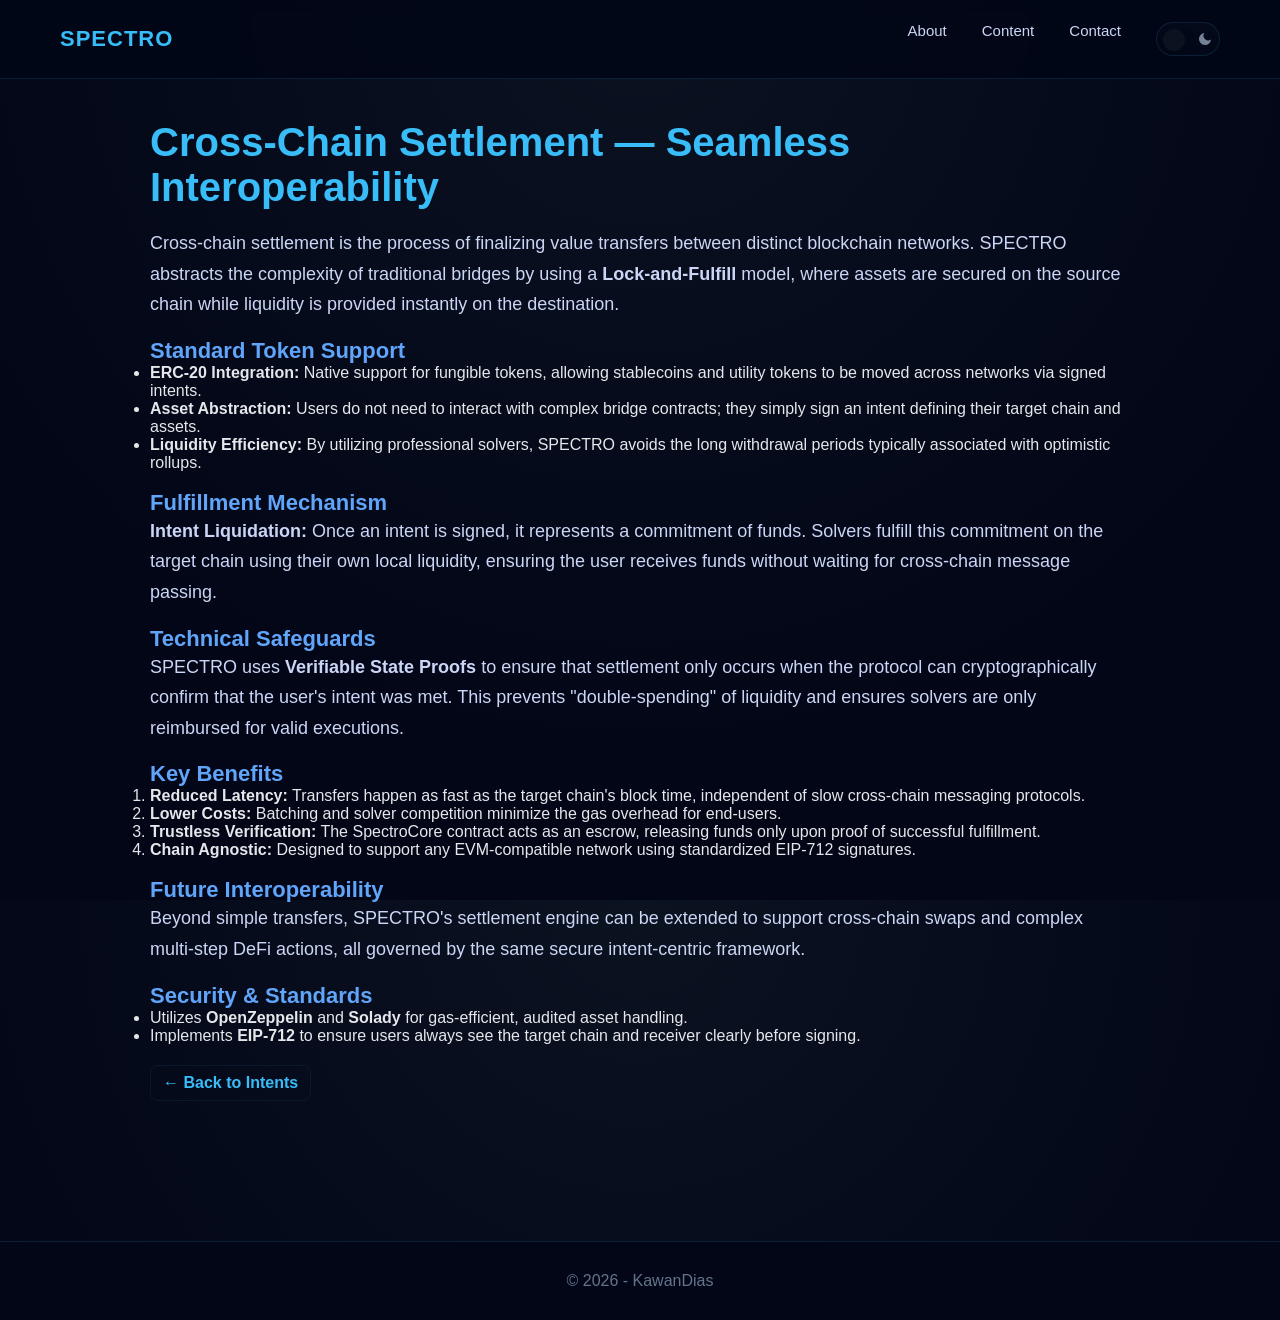
<file: settlement.html>
<!DOCTYPE html>
<html lang="en">

<head>
    <meta charset="UTF-8">
    <meta name="viewport" content="width=device-width, initial-scale=1.0">
    <title>Cross-Chain Settlement</title>
    <link id="theme-stylesheet" rel="stylesheet" href="style.css">
</head>

<body>
    <header>
        <a href="index.html" class="logo">SPECTRO</a>
        <nav>
            <ul>
                <li><a href="about.html">About</a></li>
                <li><a href="content.html">Content</a></li>
                <li><a href="contact.html">Contact</a></li>
                <li>
                    <button id="theme-toggle" class="theme-toggle" aria-pressed="false" title="Toggle theme"
                        type="button">
                        <svg class="icon icon-sun" viewBox="0 0 24 24" xmlns="http://www.w3.org/2000/svg"
                            aria-hidden="true">
                            <circle cx="12" cy="12" r="4" />
                        </svg>
                        <svg class="icon icon-moon" viewBox="0 0 24 24" xmlns="http://www.w3.org/2000/svg"
                            aria-hidden="true">
                            <path d="M21 12.79A9 9 0 1111.21 3 7 7 0 0021 12.79z" />
                        </svg>
                        <span class="visually-hidden">Toggle theme</span>
                    </button>
                </li>
            </ul>
        </nav>
    </header>

    <main>
        <h1>Cross-Chain Settlement — Seamless Interoperability</h1>

        <p>Cross-chain settlement is the process of finalizing value transfers between distinct blockchain networks.
            SPECTRO abstracts the complexity of traditional bridges by using a <strong>Lock-and-Fulfill</strong> model,
            where assets are secured on the source chain while liquidity is provided instantly on the destination.</p>

        <h2>Standard Token Support</h2>
        <ul>
            <li><strong>ERC-20 Integration:</strong> Native support for fungible tokens, allowing stablecoins and
                utility tokens to be moved across networks via signed intents.</li>
            <li><strong>Asset Abstraction:</strong> Users do not need to interact with complex bridge contracts; they
                simply sign an intent defining their target chain and assets.</li>
            <li><strong>Liquidity Efficiency:</strong> By utilizing professional solvers, SPECTRO avoids the long
                withdrawal periods typically associated with optimistic rollups.</li>
        </ul>

        <h2>Fulfillment Mechanism</h2>
        <p><strong>Intent Liquidation:</strong> Once an intent is signed, it represents a commitment of funds. Solvers
            fulfill this commitment on the target chain using their own local liquidity, ensuring the user receives
            funds without waiting for cross-chain message passing.</p>

        <h2>Technical Safeguards</h2>
        <p>SPECTRO uses <strong>Verifiable State Proofs</strong> to ensure that settlement only occurs when the protocol
            can cryptographically confirm that the user's intent was met. This prevents "double-spending" of liquidity
            and ensures solvers are only reimbursed for valid executions.</p>

        <h2>Key Benefits</h2>
        <ol>
            <li><strong>Reduced Latency:</strong> Transfers happen as fast as the target chain's block time, independent
                of slow cross-chain messaging protocols.</li>
            <li><strong>Lower Costs:</strong> Batching and solver competition minimize the gas overhead for end-users.
            </li>
            <li><strong>Trustless Verification:</strong> The <code>SpectroCore</code> contract acts as an escrow,
                releasing funds only upon proof of successful fulfillment.</li>
            <li><strong>Chain Agnostic:</strong> Designed to support any EVM-compatible network using standardized
                EIP-712 signatures.</li>
        </ol>

        <h2>Future Interoperability</h2>
        <p>Beyond simple transfers, SPECTRO's settlement engine can be extended to support cross-chain swaps and complex
            multi-step DeFi actions, all governed by the same secure intent-centric framework.</p>

        <h2>Security & Standards</h2>
        <ul>
            <li>Utilizes <strong>OpenZeppelin</strong> and <strong>Solady</strong> for gas-efficient, audited asset
                handling.</li>
            <li>Implements <strong>EIP-712</strong> to ensure users always see the target chain and receiver clearly
                before signing.</li>
        </ul>

        <a class="back" href="content.html">← Back to Intents</a>
    </main>

    <footer>© 2026 - KawanDias</footer>

    <script>
        (function () {
            const link = document.getElementById('theme-stylesheet');
            const btn = document.getElementById('theme-toggle');
            function updateButton(href) {
                if (!btn) return;
                const isLight = !!(href && href.includes('style.light.css'));
                btn.setAttribute('aria-pressed', isLight ? 'true' : 'false');
                btn.classList.toggle('is-light', isLight);
                btn.title = isLight ? 'Dark Mode' : 'Light Mode';
            }
            window.toggleTheme = function () {
                if (!link) return;
                const href = link.getAttribute('href') || 'style.css';
                const next = href.includes('style.light.css') ? 'style.css' : 'style.light.css';
                link.setAttribute('href', next);
                localStorage.setItem('theme', next);
                updateButton(next);
            };
            const saved = localStorage.getItem('theme');
            if (saved && link) link.setAttribute('href', saved);
            updateButton(link && link.getAttribute('href'));
            if (btn) btn.addEventListener('click', toggleTheme);
        })();
    </script>
</body>

</html>
</file>
<file: style.css>
* {
    margin: 0;
    padding: 0;
    box-sizing: border-box;
    font-family: "Segoe UI", Arial, sans-serif;
}

body {
    background: radial-gradient(circle at top, #0b1220, #020617 70%);
    color: #e5e7eb;
}

html,
body {
    height: 100%;
}

body {
    min-height: 100vh;
    display: flex;
    flex-direction: column;
}

/* HEADER */

header {
    width: 100%;
    padding: 22px 60px;
    background: rgba(2, 6, 23, 0.85);
    backdrop-filter: blur(8px);
    display: flex;
    justify-content: space-between;
    align-items: center;
    position: fixed;
    top: 0;
    left: 0;
    border-bottom: 1px solid rgba(56, 189, 248, 0.15);
    z-index: 999;
}

.logo {
    font-size: 22px;
    font-weight: 700;
    color: #38bdf8;
    letter-spacing: 1px;
    text-decoration: none;
}

nav ul {
    list-style: none;
    display: flex;
    gap: 35px;
}

nav a {
    text-decoration: none;
    color: #cbd5f5;
    font-size: 15px;
    position: relative;
}

nav a::after {
    content: "";
    position: absolute;
    bottom: -6px;
    left: 0;
    width: 0%;
    height: 2px;
    background: #38bdf8;
    transition: 0.3s;
}

nav a:hover::after {
    width: 100%;
}

/* HERO */

.hero {
    height: 100vh;
    display: flex;
    justify-content: center;
    align-items: center;
    text-align: center;
    padding-top: 80px;
}

.hero h1 {
    font-size: 72px;
    max-width: 900px;
    line-height: 1.05;
    background: linear-gradient(90deg, #38bdf8, #60a5fa);
    -webkit-background-clip: text;
    -webkit-text-fill-color: transparent;
}

.hero p {
    margin-top: 25px;
    font-size: 22px;
    color: #94a3b8;
}

/* SECTION */

.section {
    padding: 160px 60px 80px 60px;
    max-width: 1100px;
    margin: auto;
}

.section h2 {
    font-size: 40px;
    margin-bottom: 25px;
    color: #38bdf8;
}

.section p,
.section li {
    font-size: 18px;
    line-height: 1.7;
    color: #cbd5f5;
}

/* CARDS OPCIONAIS */

.card {
    background: rgba(15, 23, 42, 0.7);
    border: 1px solid rgba(56, 189, 248, 0.15);
    border-radius: 14px;
    padding: 25px;
    margin-top: 20px;
    transition: 0.3s;
}

.card:hover {
    transform: translateY(-5px);
    border-color: #38bdf8;
}

/* FOOTER */

footer {
    text-align: center;
    padding: 30px;
    background: #020617;
    color: #64748b;
    margin-top: 80px;
    border-top: 1px solid rgba(56, 189, 248, 0.15);
    position: relative;
}

/* ===== CONTATO MODERNO ===== */

.contact {
    opacity: 0;
    transform: translateY(40px);
    transition: 1s ease;
}

.contact.show {
    opacity: 1;
    transform: translateY(0);
}

.contact-grid {
    margin-top: 40px;
    display: flex;
    flex-direction: row;
    flex-wrap: wrap;
    /* allow wrapping to avoid horizontal scrollbar */
    gap: 25px;
    justify-content: center;
    align-items: stretch;
}

.contact-card {
    background: rgba(15, 23, 42, 0.7);
    border: 1px solid rgba(56, 189, 248, 0.2);
    border-radius: 16px;
    padding: 30px;
    text-align: center;
    transition: 0.3s;
    backdrop-filter: blur(6px);
    flex: 1 1 300px;
    /* flexible: grow/shrink, preferred basis 300px */
    max-width: 340px;
    /* cap width so cards remain similar */
    width: auto;
    min-width: 220px;
    display: flex;
    flex-direction: column;
    justify-content: center;
}

.contact-card:hover {
    transform: translateY(-6px) scale(1.02);
    border-color: #38bdf8;
    box-shadow: 0 0 25px rgba(56, 189, 248, 0.25);
}

.contact-card h3 {
    color: #38bdf8;
    margin-bottom: 12px;
    font-size: 22px;
}

.contact-card p {
    color: #cbd5f5;
    font-size: 16px;
}


/* ===== SOBRE MODERNO ===== */

.about {
    opacity: 0;
    transform: translateY(40px);
    transition: 1s ease;
}

.about.show {
    opacity: 1;
    transform: translateY(0);
}

.about-title {
    font-size: 44px;
    margin-bottom: 20px;
    display: inline-block;
    background: linear-gradient(90deg, #38bdf8 0%, #60a5fa 100%);
    background-clip: text;
    -webkit-background-clip: text;
    -webkit-text-fill-color: transparent;
    color: transparent;
}

.about-desc {
    max-width: 800px;
    margin-bottom: 50px;
    color: #94a3b8;
    font-size: 18px;
    line-height: 1.7;
}

.about-grid {
    display: grid;
    grid-template-columns: repeat(auto-fit, minmax(260px, 1fr));
    gap: 25px;
}

.about-card {
    background: rgba(15, 23, 42, 0.7);
    border: 1px solid rgba(56, 189, 248, 0.2);
    border-radius: 16px;
    padding: 30px;
    backdrop-filter: blur(6px);
    transition: 0.3s;
}

.about-card:hover {
    transform: translateY(-6px) scale(1.02);
    border-color: #38bdf8;
    box-shadow: 0 0 25px rgba(56, 189, 248, 0.25);
}

.about-card h3 {
    color: #38bdf8;
    margin-bottom: 12px;
    font-size: 20px;
}

.about-card p {
    color: #cbd5f5;
    font-size: 16px;
    line-height: 1.6;
}

/* ===== LINKS (conteúdo) ===== */
.section a,
.about-desc a,
.about-card a,
main a,
.contact-card a {
    color: #2563eb;
    font-weight: 700;
    text-decoration: none;
}

.section a:visited,
.about-desc a:visited,
.about-card a:visited,
main a:visited,
.contact-card a:visited {
    color: #2563eb;
}

.section a:hover,
.about-desc a:hover,
.about-card a:hover,
main a:hover,
.contact-card a:hover {
    text-decoration: underline;
    opacity: 0.95;
}

/* ===== CONTACT PAGE LINKS (override) ===== */
/* Use site cyan for links inside the contact section */
#contact a,
#contact a:visited,
#contact .contact-card a,
#contact .contact-card a:visited {
    color: #38bdf8;
    font-weight: 700;
    text-decoration: none;
}

#contact a:hover,
#contact .contact-card a:hover {
    text-decoration: none;
    opacity: 0.95;
}

/* ===== CONTENT PAGES ===== */

main {
    padding: 120px 60px 60px;
    max-width: 1100px;
    margin: auto;
}

main h1 {
    font-size: 40px;
    margin-bottom: 18px;
    color: #38bdf8;
}

main h2 {
    font-size: 22px;
    margin-top: 18px;
    color: #60a5fa;
}

main p {
    color: #cbd5f5;
    font-size: 18px;
    line-height: 1.7;
}

.back {
    margin-top: 20px;
    display: inline-block;
    color: #38bdf8;
    text-decoration: none;
    border: 1px solid rgba(56, 189, 248, 0.08);
    padding: 8px 12px;
    border-radius: 8px;
    transition: 0.18s ease;
}

.back:hover {
    background: rgba(56, 189, 248, 0.04);
    transform: translateY(-3px);
}

/* clickable cards used on content.html */
a.mind-card {
    display: block;
    text-decoration: none;
    color: inherit;
    background: rgba(15, 23, 42, 0.7);
    border: 1px solid rgba(56, 189, 248, 0.15);
    border-radius: 18px;
    padding: 30px;
    position: relative;
    overflow: hidden;
    transform: translateY(40px);
    opacity: 0;
    transition: 0.6s ease;
}

a.mind-card.show {
    transform: translateY(0);
    opacity: 1;
}

a.mind-card::before {
    content: "";
    position: absolute;
    inset: 0;
    background: linear-gradient(120deg, transparent, rgba(56, 189, 248, 0.12), transparent);
    opacity: 0;
    transition: 0.4s;
}

a.mind-card:hover::before {
    opacity: 1;
}

a.mind-card:hover {
    transform: translateY(-8px) scale(1.02);
    border-color: #38bdf8;
    box-shadow: 0 0 25px rgba(56, 189, 248, 0.18);
}

a.mind-card h3 {
    color: #38bdf8;
    margin-bottom: 12px;
    font-size: 22px;
}

.glow-line {
    height: 2px;
    width: 80px;
    background: linear-gradient(90deg, #38bdf8, transparent);
    margin-bottom: 12px;
}

a.mind-card:focus {
    outline: 2px solid rgba(56, 189, 248, 0.18);
    outline-offset: 4px;
}

@media (max-width: 720px) {
    header {
        padding: 18px 20px;
    }

    main {
        padding: 110px 20px 40px;
    }

    nav ul {
        gap: 16px;
    }
}

/* ===== THEME TOGGLE BUTTON (dark mode styles) ===== */
.visually-hidden {
    position: absolute !important;
    height: 1px;
    width: 1px;
    overflow: hidden;
    clip: rect(1px, 1px, 1px, 1px);
    white-space: nowrap;
    border: 0;
    padding: 0;
    margin: -1px
}

.theme-toggle {
    position: relative;
    width: 64px;
    height: 34px;
    border-radius: 999px;
    background: linear-gradient(180deg, rgba(255, 255, 255, 0.02), rgba(255, 255, 255, 0.01));
    border: 1px solid rgba(56, 189, 248, 0.12);
    display: inline-flex;
    align-items: center;
    justify-content: space-between;
    padding: 6px;
    gap: 6px;
    cursor: pointer;
    color: inherit;
    overflow: hidden;
}

.theme-toggle .icon {
    width: 16px;
    height: 16px;
    display: block
}

.theme-toggle::after {
    content: '';
    position: absolute;
    top: 6px;
    left: 6px;
    width: 22px;
    height: 22px;
    border-radius: 50%;
    background: #0b1220;
    transition: transform .22s ease, background .22s ease, box-shadow .22s ease;
    box-shadow: 0 4px 10px rgba(2, 6, 23, 0.6);
    transform: translateX(0);
}

.theme-toggle.is-light::after {
    transform: translateX(30px);
    background: #ffffff;
    box-shadow: 0 4px 10px rgba(2, 6, 23, 0.12)
}

.theme-toggle .icon-sun {
    fill: #fde68a
}

.theme-toggle .icon-moon {
    fill: #94a3b8;
    opacity: 0.8
}

.theme-toggle.is-light .icon-sun {
    opacity: 1
}

.theme-toggle.is-light .icon-moon {
    opacity: 0.45
}
</file>
